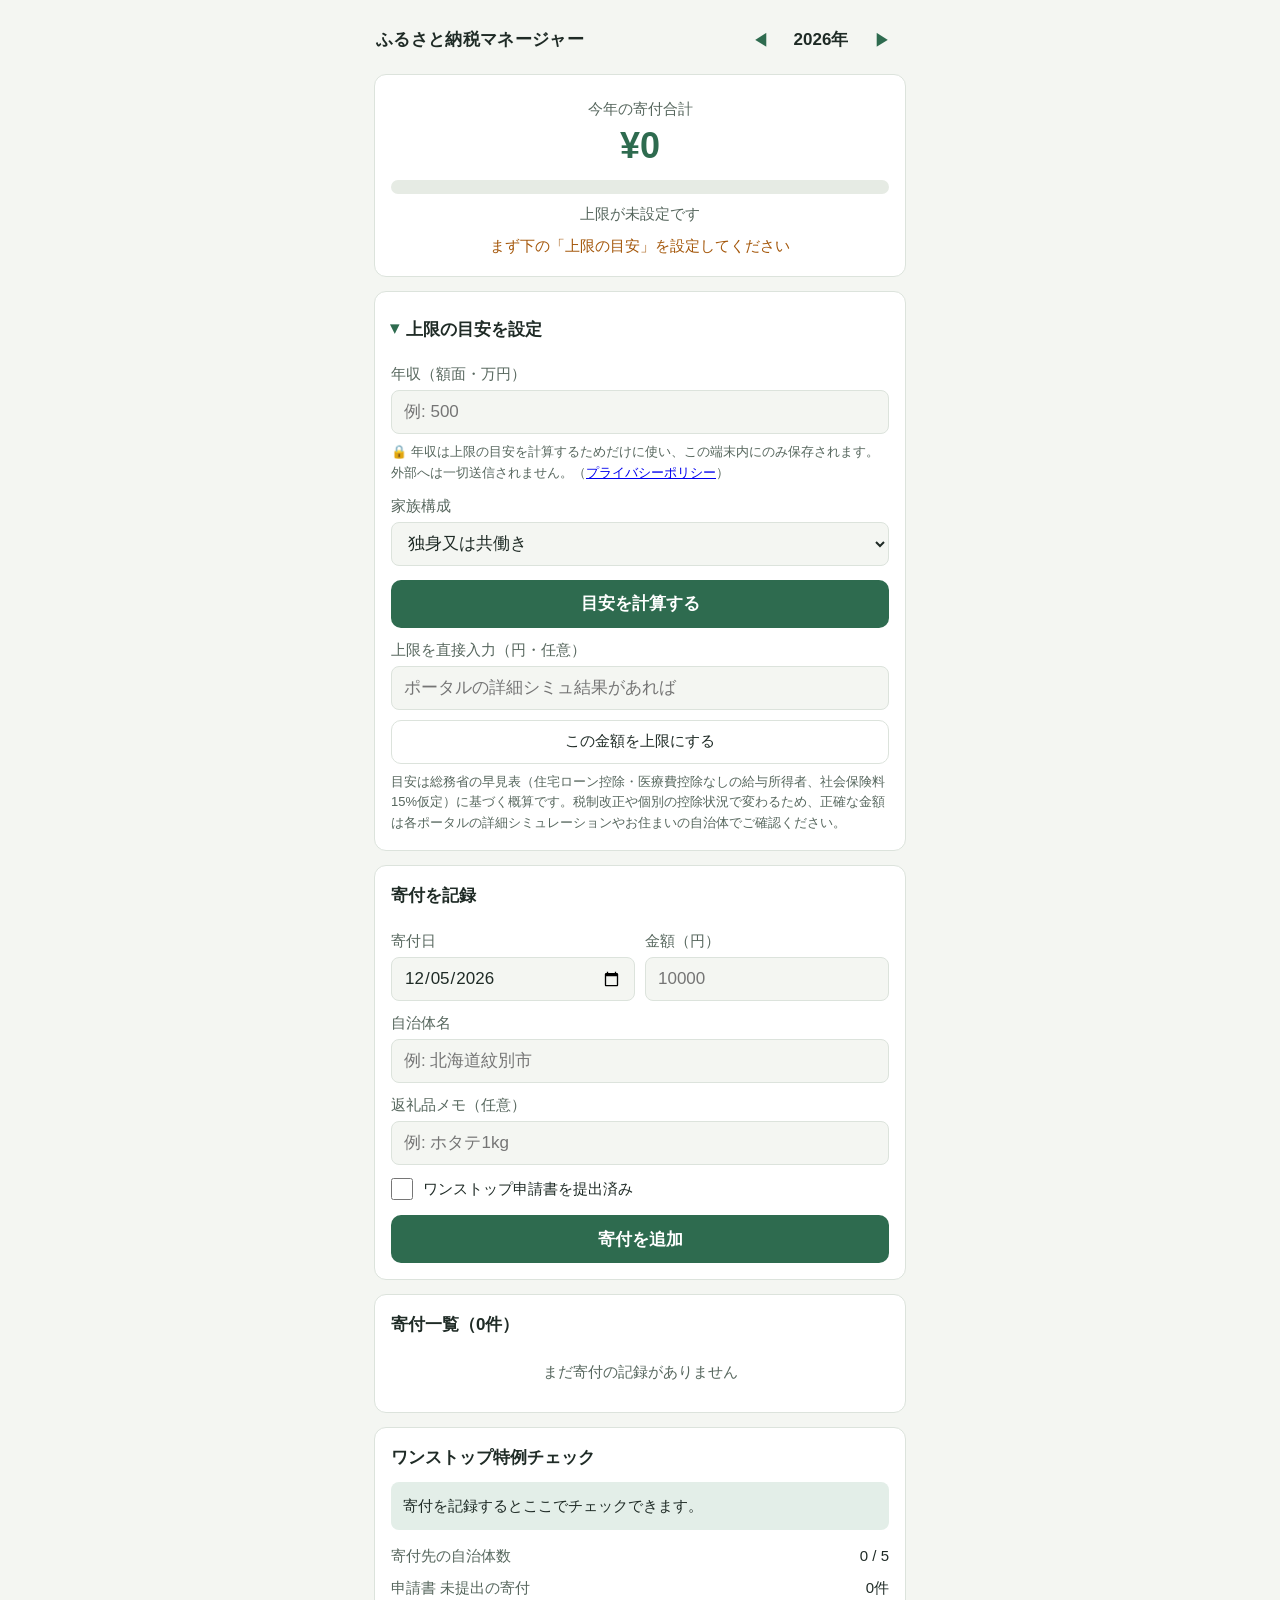
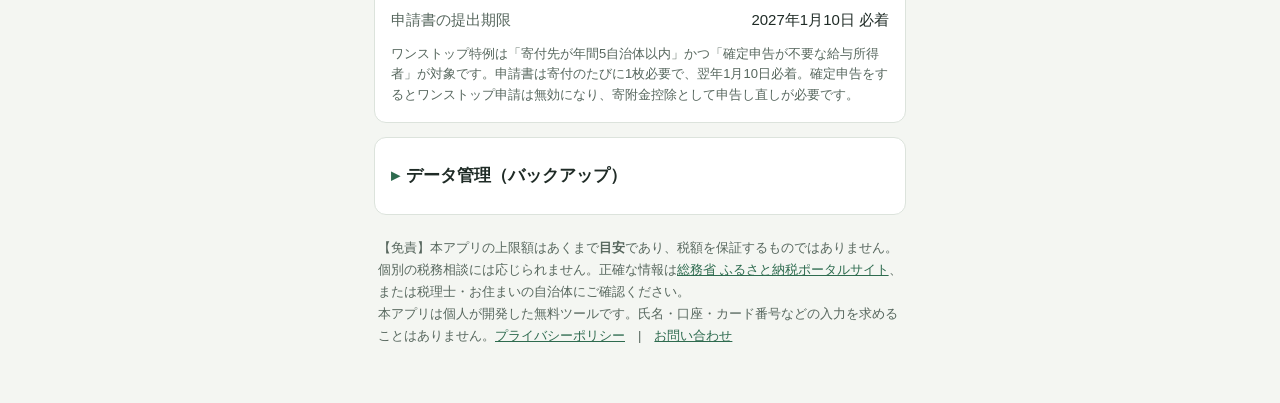
<file: index.html>
<!DOCTYPE html>
<html lang="ja">
<head>
<meta charset="UTF-8">
<meta name="viewport" content="width=device-width, initial-scale=1.0">
<meta name="theme-color" content="#2e6b4f">
<meta name="description" content="ふるさと納税の控除上限の目安と「あといくら寄付できるか」を管理。ワンストップ特例のチェック付き。データは端末内のみに保存。">
<title>ふるさと納税マネージャー</title>
<link rel="manifest" href="./manifest.json">
<link rel="icon" href="./icon-192.png">
<link rel="apple-touch-icon" href="./icon-192.png">
<link rel="stylesheet" href="./style.css">
</head>
<body>
<div class="wrap">
  <header class="app">
    <h1>ふるさと納税マネージャー</h1>
    <nav class="year-nav" aria-label="年の切り替え">
      <button id="prevYear" aria-label="前の年">◀</button>
      <span class="year" id="yearLabel">2026年</span>
      <button id="nextYear" aria-label="次の年">▶</button>
    </nav>
  </header>

  <section class="card hero" id="heroCard">
    <div class="label" id="heroLabel">のこり寄付枠（目安）</div>
    <div class="big" id="heroAmount">¥0</div>
    <div class="bar"><div id="heroBar" style="width:0%"></div></div>
    <div class="caption" id="heroCaption"></div>
    <div class="cta" id="heroCta" hidden>まず下の「上限の目安」を設定してください</div>
  </section>

  <section class="card">
    <details id="limitDetails">
      <summary>上限の目安を設定</summary>
      <label class="fld" for="income">年収（額面・万円）</label>
      <input type="number" id="income" inputmode="numeric" min="0" max="99999" placeholder="例: 500" aria-describedby="incomeNote">
      <p class="note" id="incomeNote">🔒 年収は上限の目安を計算するためだけに使い、この端末内にのみ保存されます。外部へは一切送信されません。（<a href="./privacy.html">プライバシーポリシー</a>）</p>
      <label class="fld" for="family">家族構成</label>
      <select id="family">
        <option value="single">独身又は共働き</option>
        <option value="couple">夫婦（配偶者に収入なし）</option>
        <option value="dw1hs">共働き＋子1人（高校生）</option>
        <option value="dw1univ">共働き＋子1人（大学生）</option>
        <option value="cp1hs">夫婦＋子1人（高校生）</option>
        <option value="dw2">共働き＋子2人（大学生＋高校生）</option>
        <option value="cp2">夫婦＋子2人（大学生＋高校生）</option>
      </select>
      <button class="primary" id="calcBtn">目安を計算する</button>
      <div id="calcResult" hidden></div>
      <label class="fld" for="manualLimit">上限を直接入力（円・任意）</label>
      <input type="number" id="manualLimit" inputmode="numeric" min="0" placeholder="ポータルの詳細シミュ結果があれば">
      <button class="ghost" id="manualBtn" style="margin-top:10px; width:100%;">この金額を上限にする</button>
      <p class="note">目安は総務省の早見表（住宅ローン控除・医療費控除なしの給与所得者、社会保険料15%仮定）に基づく概算です。税制改正や個別の控除状況で変わるため、正確な金額は各ポータルの詳細シミュレーションやお住まいの自治体でご確認ください。</p>
    </details>
  </section>

  <section class="card">
    <h2>寄付を記録</h2>
    <div class="row2">
      <div>
        <label class="fld" for="dDate">寄付日</label>
        <input type="date" id="dDate">
      </div>
      <div>
        <label class="fld" for="dAmount">金額（円）</label>
        <input type="number" id="dAmount" inputmode="numeric" min="1" placeholder="10000">
      </div>
    </div>
    <label class="fld" for="dCity">自治体名</label>
    <input type="text" id="dCity" placeholder="例: 北海道紋別市" maxlength="40">
    <label class="fld" for="dItem">返礼品メモ（任意）</label>
    <input type="text" id="dItem" placeholder="例: ホタテ1kg" maxlength="60">
    <div class="check">
      <input type="checkbox" id="dOnestop">
      <label for="dOnestop">ワンストップ申請書を提出済み</label>
    </div>
    <button class="primary" id="addBtn">寄付を追加</button>
  </section>

  <section class="card">
    <h2 id="listTitle">寄付一覧</h2>
    <ul class="donations" id="donationList"></ul>
    <div class="empty" id="listEmpty">まだ寄付の記録がありません</div>
  </section>

  <section class="card">
    <h2>ワンストップ特例チェック</h2>
    <div id="onestopStatus"></div>
    <div class="kv"><span class="k">寄付先の自治体数</span><span id="cityCount">0 / 5</span></div>
    <div class="kv"><span class="k">申請書 未提出の寄付</span><span id="unsentCount">0件</span></div>
    <div class="kv"><span class="k">申請書の提出期限</span><span id="deadline">-</span></div>
    <p class="note">ワンストップ特例は「寄付先が年間5自治体以内」かつ「確定申告が不要な給与所得者」が対象です。申請書は寄付のたびに1枚必要で、翌年1月10日必着。確定申告をするとワンストップ申請は無効になり、寄附金控除として申告し直しが必要です。</p>
  </section>

  <section class="card">
    <details>
      <summary>データ管理（バックアップ）</summary>
      <label class="fld" for="exportArea">エクスポート（全文をコピーして保存）</label>
      <textarea id="exportArea" readonly></textarea>
      <button class="ghost" id="exportBtn" style="margin-top:10px; width:100%;">エクスポート文字列を作成</button>
      <label class="fld" for="importArea">インポート（エクスポート文字列を貼り付け）</label>
      <textarea id="importArea" placeholder='{"version":1,...}'></textarea>
      <button class="ghost" id="importBtn" style="margin-top:10px; width:100%;">インポートする</button>
      <button class="ghost danger" id="wipeBtn" style="margin-top:10px; width:100%;">全データを削除</button>
      <p class="note">データはこの端末のブラウザ内（localStorage）にのみ保存され、外部には一切送信されません。機種変更前には必ずエクスポートしてください。</p>
    </details>
  </section>

  <footer>
    <p>【免責】本アプリの上限額はあくまで<strong>目安</strong>であり、税額を保証するものではありません。個別の税務相談には応じられません。正確な情報は<a href="https://www.soumu.go.jp/main_sosiki/jichi_zeisei/czaisei/czaisei_seido/furusato/" target="_blank" rel="noopener">総務省 ふるさと納税ポータルサイト</a>、または税理士・お住まいの自治体にご確認ください。</p>
    <p>本アプリは個人が開発した無料ツールです。氏名・口座・カード番号などの入力を求めることはありません。<a href="./privacy.html">プライバシーポリシー</a>　|　<a href="https://github.com/danngo8989-beep/furusato-manager/issues" target="_blank" rel="noopener">お問い合わせ</a></p>
  </footer>
</div>
<div class="toast" id="toast" role="status"></div>

<script src="./data.js"></script>
<script src="./app.js"></script>
<script>
if ("serviceWorker" in navigator) {
  navigator.serviceWorker.register("./sw.js").catch(function(){ /* SW未対応環境でも動作継続 */ });
}
</script>
</body>
</html>
</file>
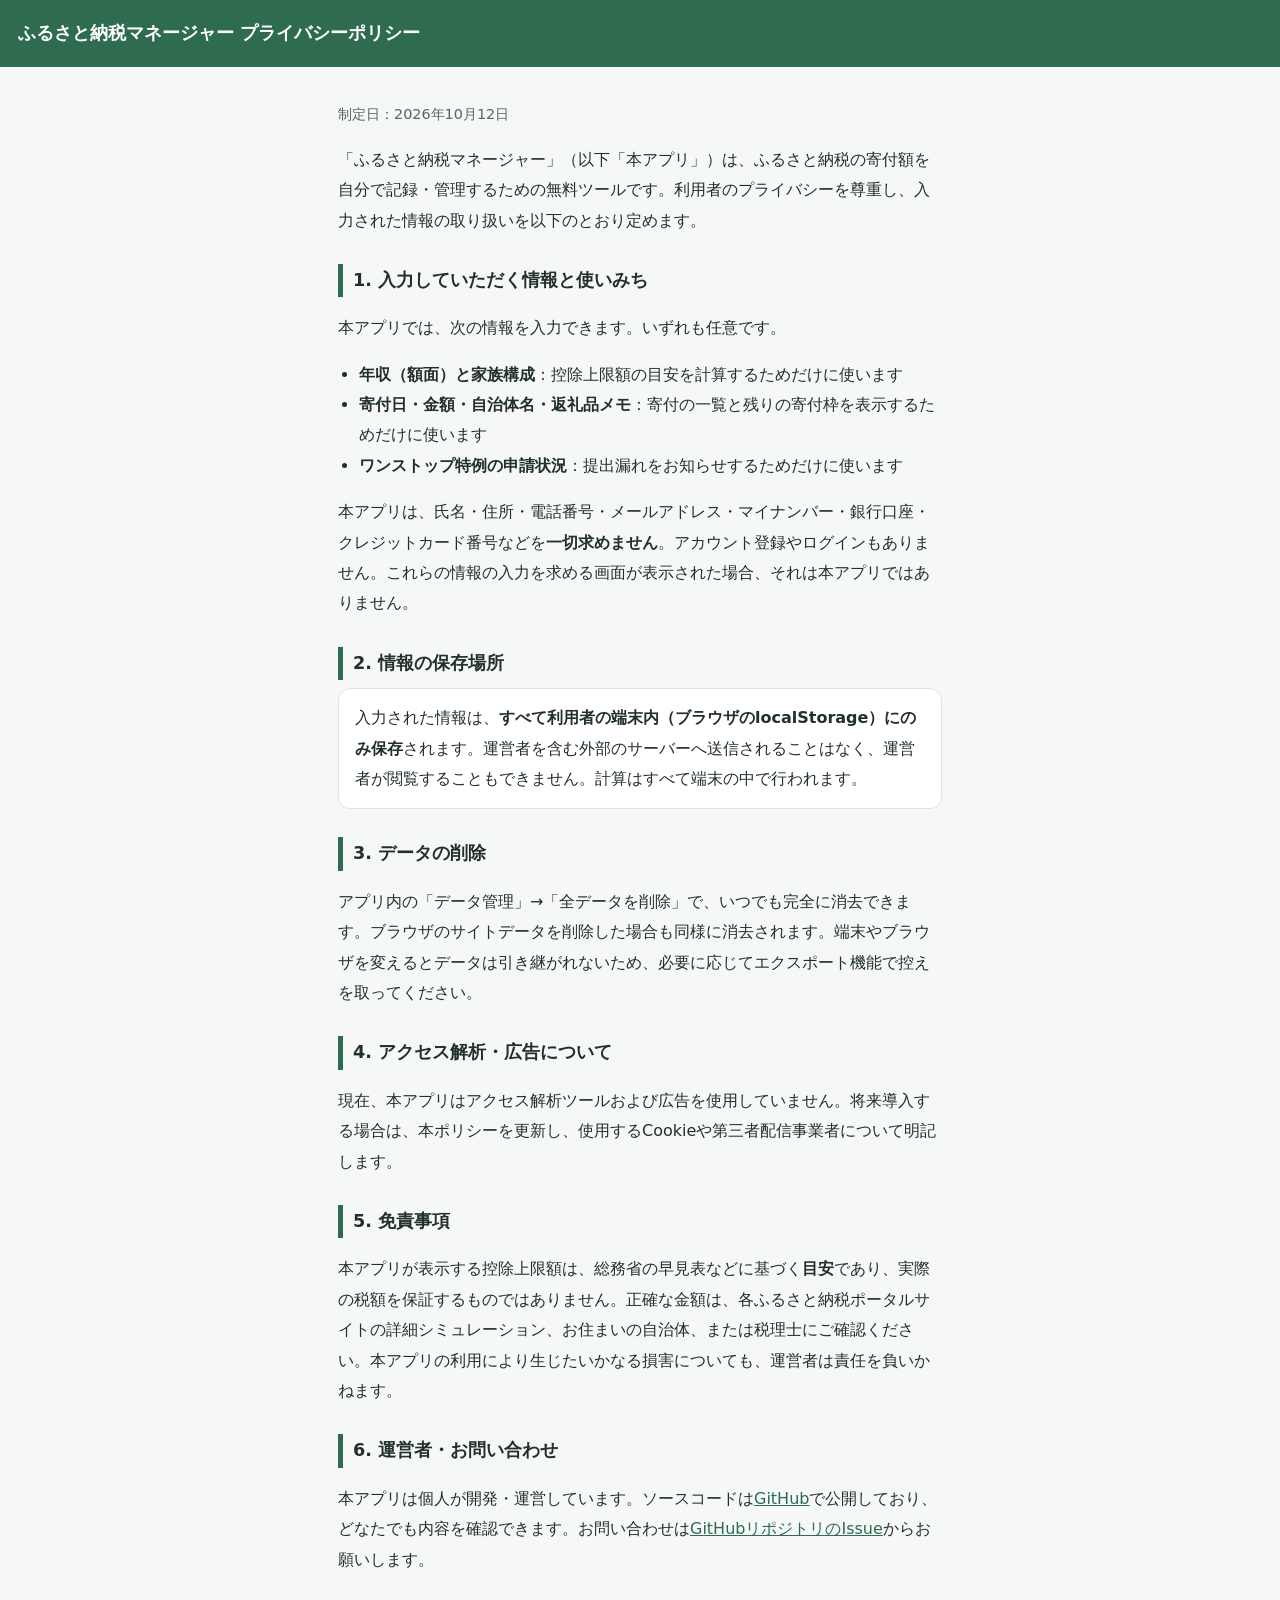
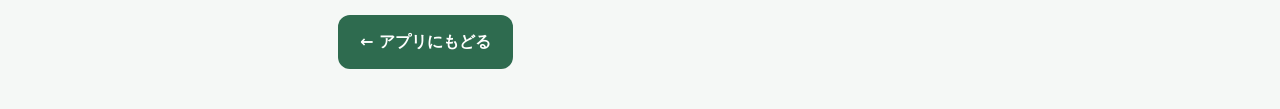
<file: privacy.html>
<!DOCTYPE html>
<html lang="ja">
<head>
<meta charset="UTF-8">
<meta name="viewport" content="width=device-width, initial-scale=1">
<title>プライバシーポリシー | ふるさと納税マネージャー</title>
<meta name="description" content="ふるさと納税マネージャーのプライバシーポリシー。入力した年収や寄付記録はすべて端末内に保存され、外部へは送信されません。">
<meta name="theme-color" content="#2e6b4f">
<link rel="icon" href="./icon-192.png">
<style>
:root{--bg:#f5f8f6;--ink:#22302a;--sub:#55665d;--accent:#2e6b4f;--line:#dbe6df}
*{box-sizing:border-box}
body{margin:0;background:var(--bg);color:var(--ink);font-family:"Hiragino Kaku Gothic ProN","Hiragino Sans","Yu Gothic UI","Meiryo",system-ui,sans-serif;line-height:1.9;font-size:16px}
header{background:var(--accent);color:#fff;padding:16px 18px}
header h1{font-size:1.15rem;margin:0}
main{max-width:640px;margin:0 auto;padding:20px 18px 40px}
h2{font-size:1.1rem;border-left:5px solid var(--accent);padding-left:10px;margin:28px 0 8px}
a{color:var(--accent)}
ul{padding-left:1.3em}
.box{background:#fff;border:1px solid var(--line);border-radius:12px;padding:14px 16px}
.back{display:inline-block;margin-top:24px;background:var(--accent);color:#fff;text-decoration:none;padding:12px 22px;border-radius:12px;font-weight:700}
.date{color:var(--sub);font-size:.9rem}
</style>
</head>
<body>
<header><h1>ふるさと納税マネージャー プライバシーポリシー</h1></header>
<main>
<p class="date">制定日：2026年10月12日</p>
<p>「ふるさと納税マネージャー」（以下「本アプリ」）は、ふるさと納税の寄付額を自分で記録・管理するための無料ツールです。利用者のプライバシーを尊重し、入力された情報の取り扱いを以下のとおり定めます。</p>

<h2>1. 入力していただく情報と使いみち</h2>
<p>本アプリでは、次の情報を入力できます。いずれも任意です。</p>
<ul>
  <li><b>年収（額面）と家族構成</b>：控除上限額の目安を計算するためだけに使います</li>
  <li><b>寄付日・金額・自治体名・返礼品メモ</b>：寄付の一覧と残りの寄付枠を表示するためだけに使います</li>
  <li><b>ワンストップ特例の申請状況</b>：提出漏れをお知らせするためだけに使います</li>
</ul>
<p>本アプリは、氏名・住所・電話番号・メールアドレス・マイナンバー・銀行口座・クレジットカード番号などを<b>一切求めません</b>。アカウント登録やログインもありません。これらの情報の入力を求める画面が表示された場合、それは本アプリではありません。</p>

<h2>2. 情報の保存場所</h2>
<div class="box">
<p style="margin:0">入力された情報は、<b>すべて利用者の端末内（ブラウザのlocalStorage）にのみ保存</b>されます。運営者を含む外部のサーバーへ送信されることはなく、運営者が閲覧することもできません。計算はすべて端末の中で行われます。</p>
</div>

<h2>3. データの削除</h2>
<p>アプリ内の「データ管理」→「全データを削除」で、いつでも完全に消去できます。ブラウザのサイトデータを削除した場合も同様に消去されます。端末やブラウザを変えるとデータは引き継がれないため、必要に応じてエクスポート機能で控えを取ってください。</p>

<h2>4. アクセス解析・広告について</h2>
<p>現在、本アプリはアクセス解析ツールおよび広告を使用していません。将来導入する場合は、本ポリシーを更新し、使用するCookieや第三者配信事業者について明記します。</p>

<h2>5. 免責事項</h2>
<p>本アプリが表示する控除上限額は、総務省の早見表などに基づく<b>目安</b>であり、実際の税額を保証するものではありません。正確な金額は、各ふるさと納税ポータルサイトの詳細シミュレーション、お住まいの自治体、または税理士にご確認ください。本アプリの利用により生じたいかなる損害についても、運営者は責任を負いかねます。</p>

<h2>6. 運営者・お問い合わせ</h2>
<p>本アプリは個人が開発・運営しています。ソースコードは<a href="https://github.com/danngo8989-beep/furusato-manager" target="_blank" rel="noopener">GitHub</a>で公開しており、どなたでも内容を確認できます。お問い合わせは<a href="https://github.com/danngo8989-beep/furusato-manager/issues" target="_blank" rel="noopener">GitHubリポジトリのIssue</a>からお願いします。</p>

<a class="back" href="./index.html">← アプリにもどる</a>
</main>
</body>
</html>
</file>
<file: style.css>
:root{
  --bg:#f4f6f2; --surface:#ffffff; --ink:#1f2b26; --sub:#57675e;
  --accent:#2e6b4f; --accent-ink:#ffffff; --accent-soft:#e3eee8;
  --warn:#a4570a; --warn-soft:#f6ead9; --danger:#b03434; --danger-soft:#f5e3e3;
  --line:#dce3dc; --track:#e6ebe4;
  --fs-xs:13px; --fs-s:15px; --fs-m:17px; --fs-l:22px; --fs-hero:36px;
}
@media (prefers-color-scheme: dark){
  :root{
    --bg:#131a16; --surface:#1c2420; --ink:#e7ede8; --sub:#a5b2aa;
    --accent:#66b18d; --accent-ink:#102018; --accent-soft:#24352c;
    --warn:#e09a4f; --warn-soft:#3a2d1c; --danger:#e08282; --danger-soft:#3c2323;
    --line:#31403a; --track:#26302a;
  }
}
*{box-sizing:border-box; margin:0; padding:0;}
html{font-size:17px;}
body{
  background:var(--bg); color:var(--ink);
  font-family:-apple-system,BlinkMacSystemFont,"Hiragino Sans","Yu Gothic UI","Noto Sans JP",sans-serif;
  font-size:var(--fs-m); line-height:1.6;
}
.wrap{max-width:560px; margin:0 auto; padding:12px 14px 48px;}
header.app{display:flex; align-items:center; justify-content:space-between; padding:6px 2px 12px;}
header.app h1{font-size:var(--fs-m); font-weight:700; letter-spacing:.02em;}
.year-nav{display:flex; align-items:center; gap:2px;}
.year-nav button{
  min-width:44px; min-height:44px; border:none; background:none; color:var(--accent);
  font-size:var(--fs-m); cursor:pointer; border-radius:8px;
}
.year-nav button:active{background:var(--accent-soft);}
.year-nav .year{font-size:var(--fs-m); font-weight:700; min-width:74px; text-align:center; font-variant-numeric:tabular-nums;}
.card{
  background:var(--surface); border:1px solid var(--line); border-radius:12px;
  padding:16px; margin-bottom:14px;
}
.card h2{font-size:var(--fs-m); font-weight:700; margin-bottom:10px;}
.hero{text-align:center; padding:22px 16px 18px;}
.hero .label{font-size:var(--fs-s); color:var(--sub); margin-bottom:2px;}
.hero .big{
  font-size:var(--fs-hero); font-weight:800; font-variant-numeric:tabular-nums;
  color:var(--accent); line-height:1.25;
}
.hero .big.over{color:var(--danger);}
.bar{height:14px; background:var(--track); border-radius:7px; overflow:hidden; margin:12px 0 8px;}
.bar>div{height:100%; background:var(--accent); border-radius:7px; transition:width .3s;}
.bar>div.over{background:var(--danger);}
.hero .caption{font-size:var(--fs-s); color:var(--sub); font-variant-numeric:tabular-nums;}
.hero .cta{font-size:var(--fs-s); color:var(--warn); margin-top:8px;}
label.fld{display:block; font-size:var(--fs-s); color:var(--sub); margin:10px 0 4px;}
input[type="number"],input[type="text"],input[type="date"],select,textarea{
  width:100%; min-height:44px; padding:8px 12px; font-size:var(--fs-m);
  border:1px solid var(--line); border-radius:8px; background:var(--bg); color:var(--ink);
  font-family:inherit;
}
textarea{min-height:88px; font-size:var(--fs-xs); font-family:ui-monospace,Consolas,monospace;}
input:focus,select:focus,textarea:focus,button:focus-visible{outline:2px solid var(--accent); outline-offset:1px;}
.row2{display:flex; gap:10px;}
.row2>*{flex:1; min-width:0;}
button.primary{
  width:100%; min-height:48px; margin-top:14px; border:none; border-radius:10px;
  background:var(--accent); color:var(--accent-ink); font-size:var(--fs-m); font-weight:700;
  cursor:pointer; font-family:inherit;
}
button.ghost{
  min-height:44px; padding:0 14px; border:1px solid var(--line); border-radius:10px;
  background:var(--surface); color:var(--ink); font-size:var(--fs-s); cursor:pointer; font-family:inherit;
}
button.ghost.danger{color:var(--danger); border-color:var(--danger);}
.result{
  margin-top:12px; padding:12px; border-radius:8px; background:var(--accent-soft);
  font-size:var(--fs-s);
}
.result strong{font-size:var(--fs-l); font-variant-numeric:tabular-nums;}
.result.err{background:var(--danger-soft); color:var(--danger);}
.check{display:flex; align-items:center; gap:10px; margin-top:12px; font-size:var(--fs-s);}
.check input{width:22px; height:22px; min-height:22px; accent-color:var(--accent);}
ul.donations{list-style:none;}
ul.donations li{
  display:flex; align-items:center; gap:10px; padding:12px 0;
  border-bottom:1px solid var(--line);
}
ul.donations li:last-child{border-bottom:none;}
.d-main{flex:1; min-width:0;}
.d-city{font-weight:700; font-size:var(--fs-s); overflow-wrap:anywhere;}
.d-sub{font-size:var(--fs-xs); color:var(--sub); overflow-wrap:anywhere;}
.d-amt{font-weight:700; font-variant-numeric:tabular-nums; white-space:nowrap;}
.pill{
  min-height:44px; padding:0 10px; border-radius:22px; border:1px solid var(--line);
  background:var(--surface); font-size:var(--fs-xs); cursor:pointer; white-space:nowrap; font-family:inherit; color:var(--sub);
}
.pill.sent{background:var(--accent-soft); color:var(--accent); border-color:var(--accent);}
.del{
  min-width:44px; min-height:44px; border:none; background:none; color:var(--sub);
  font-size:var(--fs-l); cursor:pointer; border-radius:8px;
}
.del:active{background:var(--danger-soft); color:var(--danger);}
.empty{color:var(--sub); font-size:var(--fs-s); text-align:center; padding:12px 0;}
.status{padding:12px; border-radius:8px; font-size:var(--fs-s); margin-bottom:10px;}
.status.ok{background:var(--accent-soft);}
.status.warn{background:var(--warn-soft); color:var(--warn); font-weight:700;}
.kv{display:flex; justify-content:space-between; font-size:var(--fs-s); padding:4px 0; font-variant-numeric:tabular-nums;}
.kv .k{color:var(--sub);}
.note{font-size:var(--fs-xs); color:var(--sub); margin-top:8px;}
details summary{cursor:pointer; font-size:var(--fs-m); font-weight:700; min-height:44px; display:flex; align-items:center; list-style:none;}
details summary::before{content:"▸"; margin-right:6px; color:var(--accent); transition:transform .15s;}
details[open] summary::before{transform:rotate(90deg);}
footer{font-size:var(--fs-xs); color:var(--sub); padding:8px 4px; line-height:1.7;}
footer a{color:var(--accent);}
.toast{
  position:fixed; left:50%; bottom:24px; transform:translateX(-50%);
  background:var(--ink); color:var(--bg); padding:10px 18px; border-radius:22px;
  font-size:var(--fs-s); opacity:0; pointer-events:none; transition:opacity .25s; max-width:90vw;
}
.toast.show{opacity:1;}
@media (prefers-reduced-motion: reduce){ *{transition:none !important;} }
</file>
